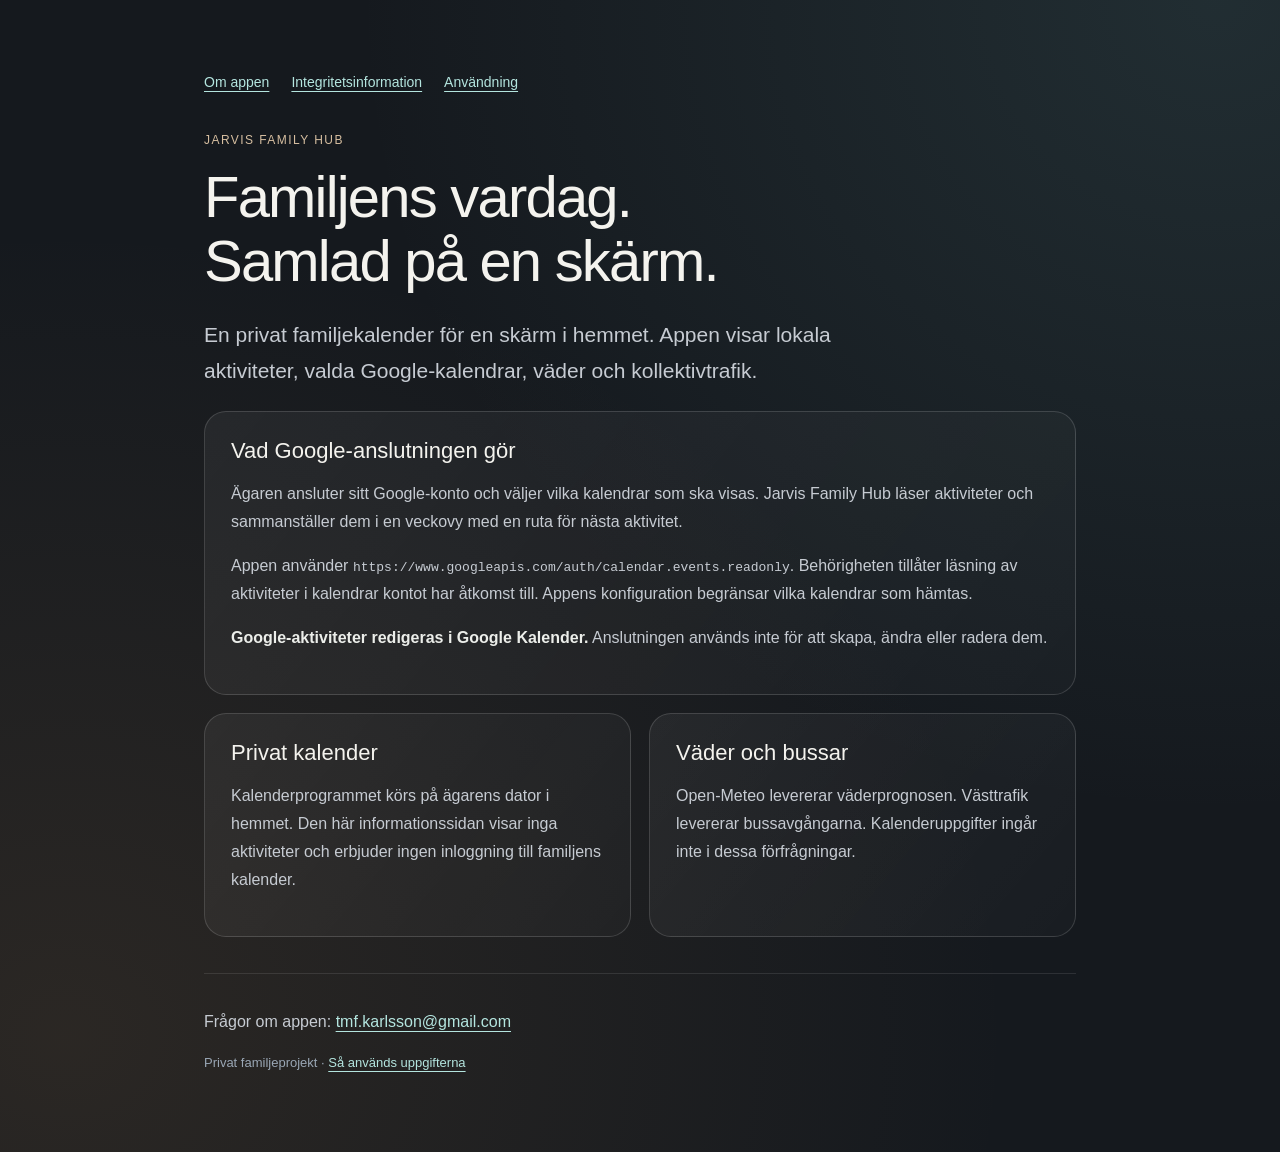
<file: index.html>
<!doctype html><html lang="sv"><head><meta charset="utf-8"><meta name="viewport" content="width=device-width,initial-scale=1"><meta name="referrer" content="no-referrer"><title>Jarvis Family Hub · Information</title><link rel="stylesheet" href="style.css"></head><body><main>

<nav aria-label="Sidnavigering"><a href="index.html">Om appen</a><a href="privacy.html">Integritetsinformation</a><a href="terms.html">Användning</a></nav>
<p class="label">Jarvis Family Hub</p><h1>Familjens vardag.<br>Samlad på en skärm.</h1>
<p class="lead">En privat familjekalender för en skärm i hemmet. Appen visar lokala aktiviteter, valda Google-kalendrar, väder och kollektivtrafik.</p>
<section class="panel"><h2>Vad Google-anslutningen gör</h2><p>Ägaren ansluter sitt Google-konto och väljer vilka kalendrar som ska visas. Jarvis Family Hub läser aktiviteter och sammanställer dem i en veckovy med en ruta för nästa aktivitet.</p><p>Appen använder <code>https://www.googleapis.com/auth/calendar.events.readonly</code>. Behörigheten tillåter läsning av aktiviteter i kalendrar kontot har åtkomst till. Appens konfiguration begränsar vilka kalendrar som hämtas.</p><p><strong>Google-aktiviteter redigeras i Google Kalender.</strong> Anslutningen används inte för att skapa, ändra eller radera dem.</p></section>
<div class="grid"><section class="panel"><h2>Privat kalender</h2><p>Kalenderprogrammet körs på ägarens dator i hemmet. Den här informationssidan visar inga aktiviteter och erbjuder ingen inloggning till familjens kalender.</p></section><section class="panel"><h2>Väder och bussar</h2><p>Open-Meteo levererar väderprognosen. Västtrafik levererar bussavgångarna. Kalenderuppgifter ingår inte i dessa förfrågningar.</p></section></div>
<footer><p>Frågor om appen: <a href="mailto:tmf.karlsson@gmail.com">tmf.karlsson@gmail.com</a></p><p class="small">Privat familjeprojekt · <a href="privacy.html">Så används uppgifterna</a></p></footer>
</main></body></html>
</file>
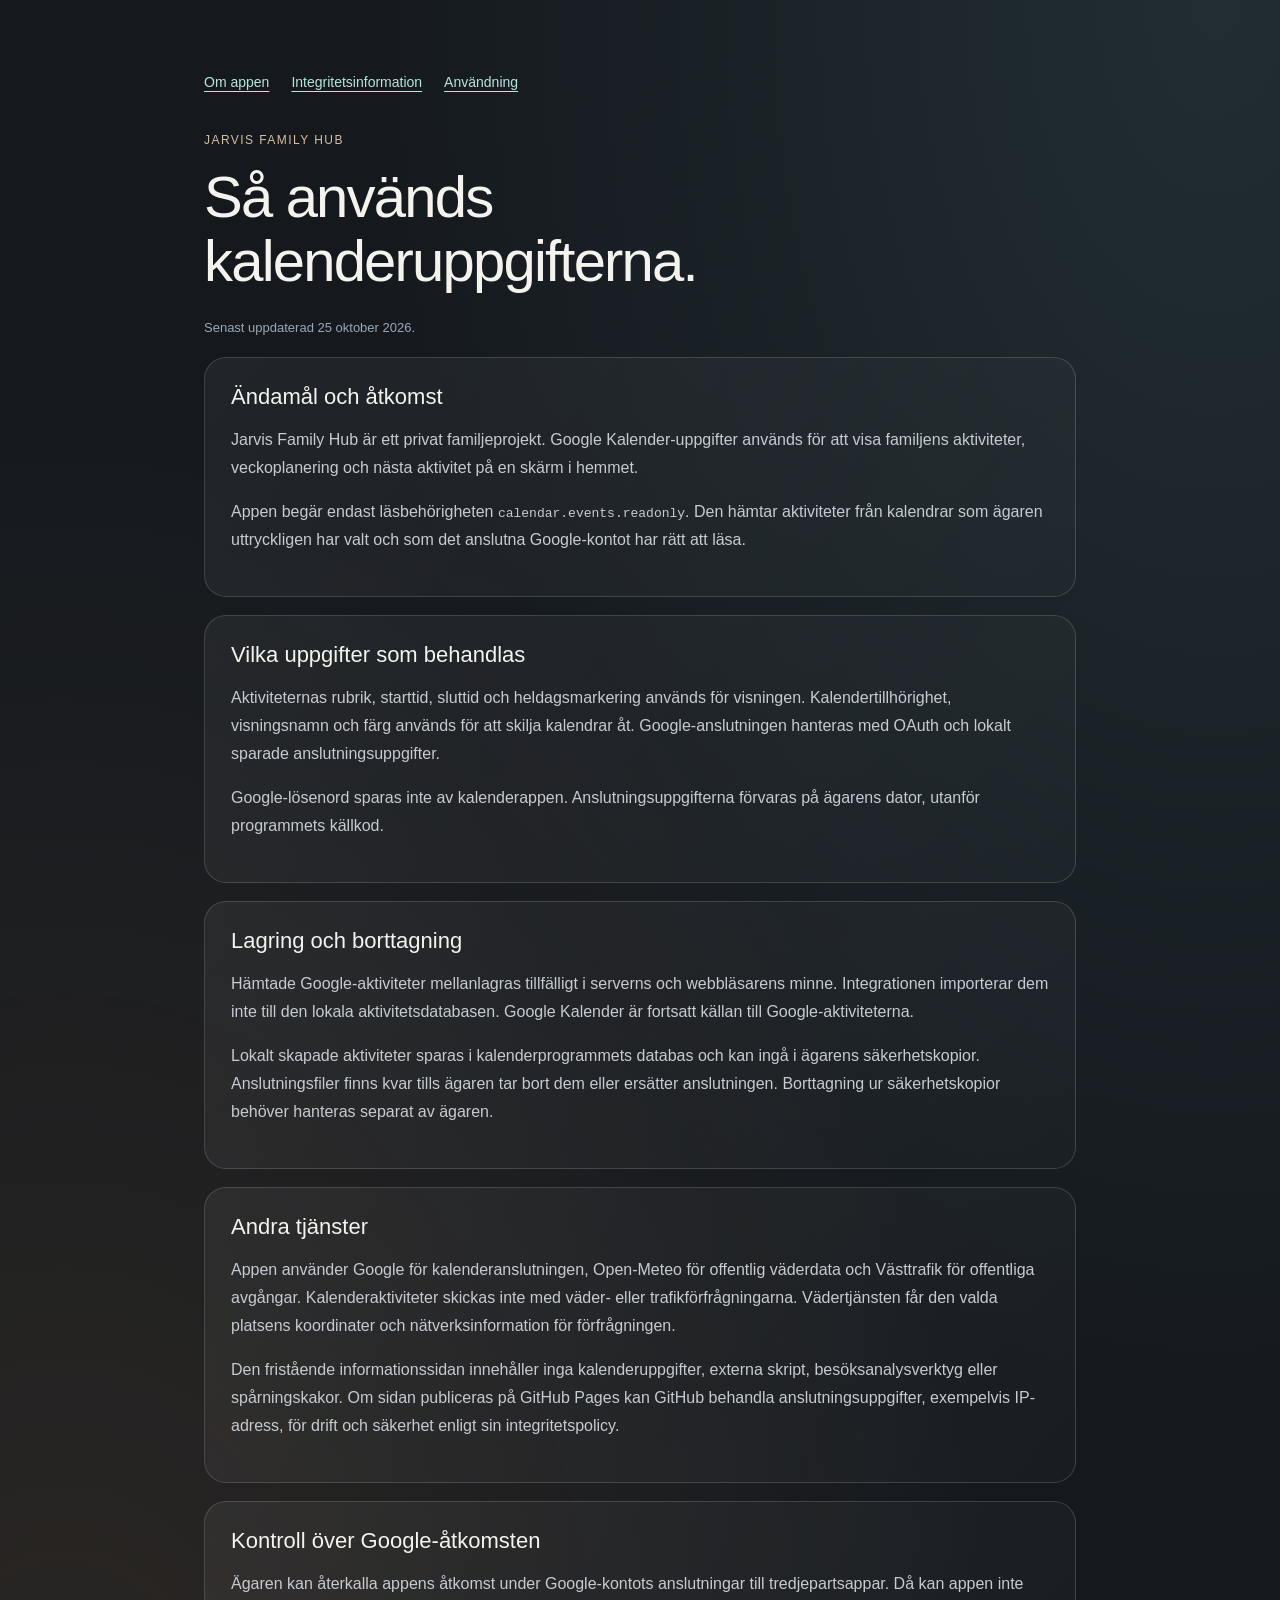
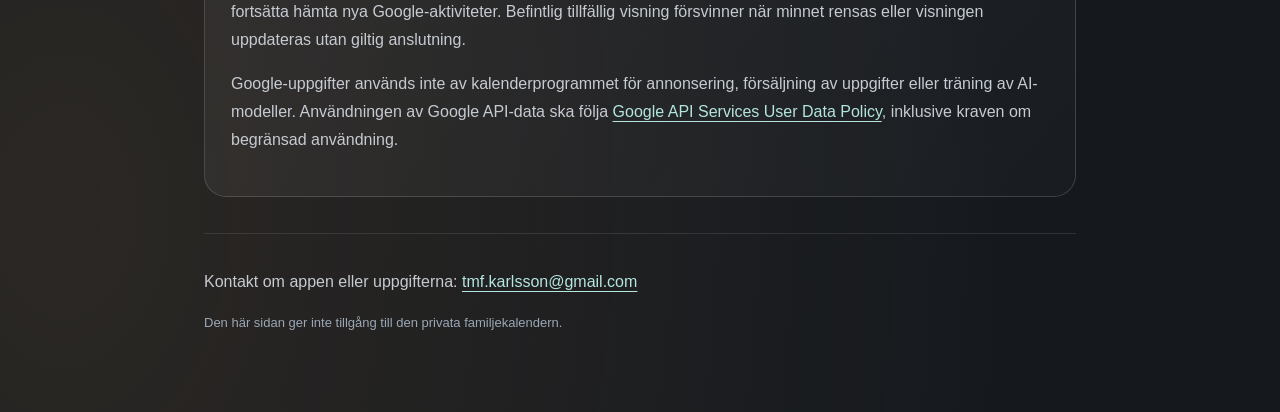
<file: privacy.html>
<!doctype html><html lang="sv"><head><meta charset="utf-8"><meta name="viewport" content="width=device-width,initial-scale=1"><meta name="referrer" content="no-referrer"><title>Integritetsinformation · Jarvis Family Hub</title><link rel="stylesheet" href="style.css"></head><body><main>
<nav aria-label="Sidnavigering"><a href="index.html">Om appen</a><a href="privacy.html">Integritetsinformation</a><a href="terms.html">Användning</a></nav>
<p class="label">Jarvis Family Hub</p><h1>Så används<br>kalenderuppgifterna.</h1><p class="small">Senast uppdaterad 25 oktober 2026.</p>
<section class="panel"><h2>Ändamål och åtkomst</h2><p>Jarvis Family Hub är ett privat familjeprojekt. Google Kalender-uppgifter används för att visa familjens aktiviteter, veckoplanering och nästa aktivitet på en skärm i hemmet.</p><p>Appen begär endast läsbehörigheten <code>calendar.events.readonly</code>. Den hämtar aktiviteter från kalendrar som ägaren uttryckligen har valt och som det anslutna Google-kontot har rätt att läsa.</p></section>
<section class="panel"><h2>Vilka uppgifter som behandlas</h2><p>Aktiviteternas rubrik, starttid, sluttid och heldagsmarkering används för visningen. Kalendertillhörighet, visningsnamn och färg används för att skilja kalendrar åt. Google-anslutningen hanteras med OAuth och lokalt sparade anslutningsuppgifter.</p><p>Google-lösenord sparas inte av kalenderappen. Anslutningsuppgifterna förvaras på ägarens dator, utanför programmets källkod.</p></section>
<section class="panel"><h2>Lagring och borttagning</h2><p>Hämtade Google-aktiviteter mellanlagras tillfälligt i serverns och webbläsarens minne. Integrationen importerar dem inte till den lokala aktivitetsdatabasen. Google Kalender är fortsatt källan till Google-aktiviteterna.</p><p>Lokalt skapade aktiviteter sparas i kalenderprogrammets databas och kan ingå i ägarens säkerhetskopior. Anslutningsfiler finns kvar tills ägaren tar bort dem eller ersätter anslutningen. Borttagning ur säkerhetskopior behöver hanteras separat av ägaren.</p></section>
<section class="panel"><h2>Andra tjänster</h2><p>Appen använder Google för kalenderanslutningen, Open-Meteo för offentlig väderdata och Västtrafik för offentliga avgångar. Kalenderaktiviteter skickas inte med väder- eller trafikförfrågningarna. Vädertjänsten får den valda platsens koordinater och nätverksinformation för förfrågningen.</p><p>Den fristående informationssidan innehåller inga kalenderuppgifter, externa skript, besöksanalysverktyg eller spårningskakor. Om sidan publiceras på GitHub Pages kan GitHub behandla anslutningsuppgifter, exempelvis IP-adress, för drift och säkerhet enligt sin integritetspolicy.</p></section>
<section class="panel"><h2>Kontroll över Google-åtkomsten</h2><p>Ägaren kan återkalla appens åtkomst under Google-kontots anslutningar till tredjepartsappar. Då kan appen inte fortsätta hämta nya Google-aktiviteter. Befintlig tillfällig visning försvinner när minnet rensas eller visningen uppdateras utan giltig anslutning.</p><p>Google-uppgifter används inte av kalenderprogrammet för annonsering, försäljning av uppgifter eller träning av AI-modeller. Användningen av Google API-data ska följa <a href="https://developers.google.com/terms/api-services-user-data-policy" rel="noreferrer">Google API Services User Data Policy</a>, inklusive kraven om begränsad användning.</p></section>
<footer><p>Kontakt om appen eller uppgifterna: <a href="mailto:tmf.karlsson@gmail.com">tmf.karlsson@gmail.com</a></p><p class="small">Den här sidan ger inte tillgång till den privata familjekalendern.</p></footer>
</main></body></html>
</file>
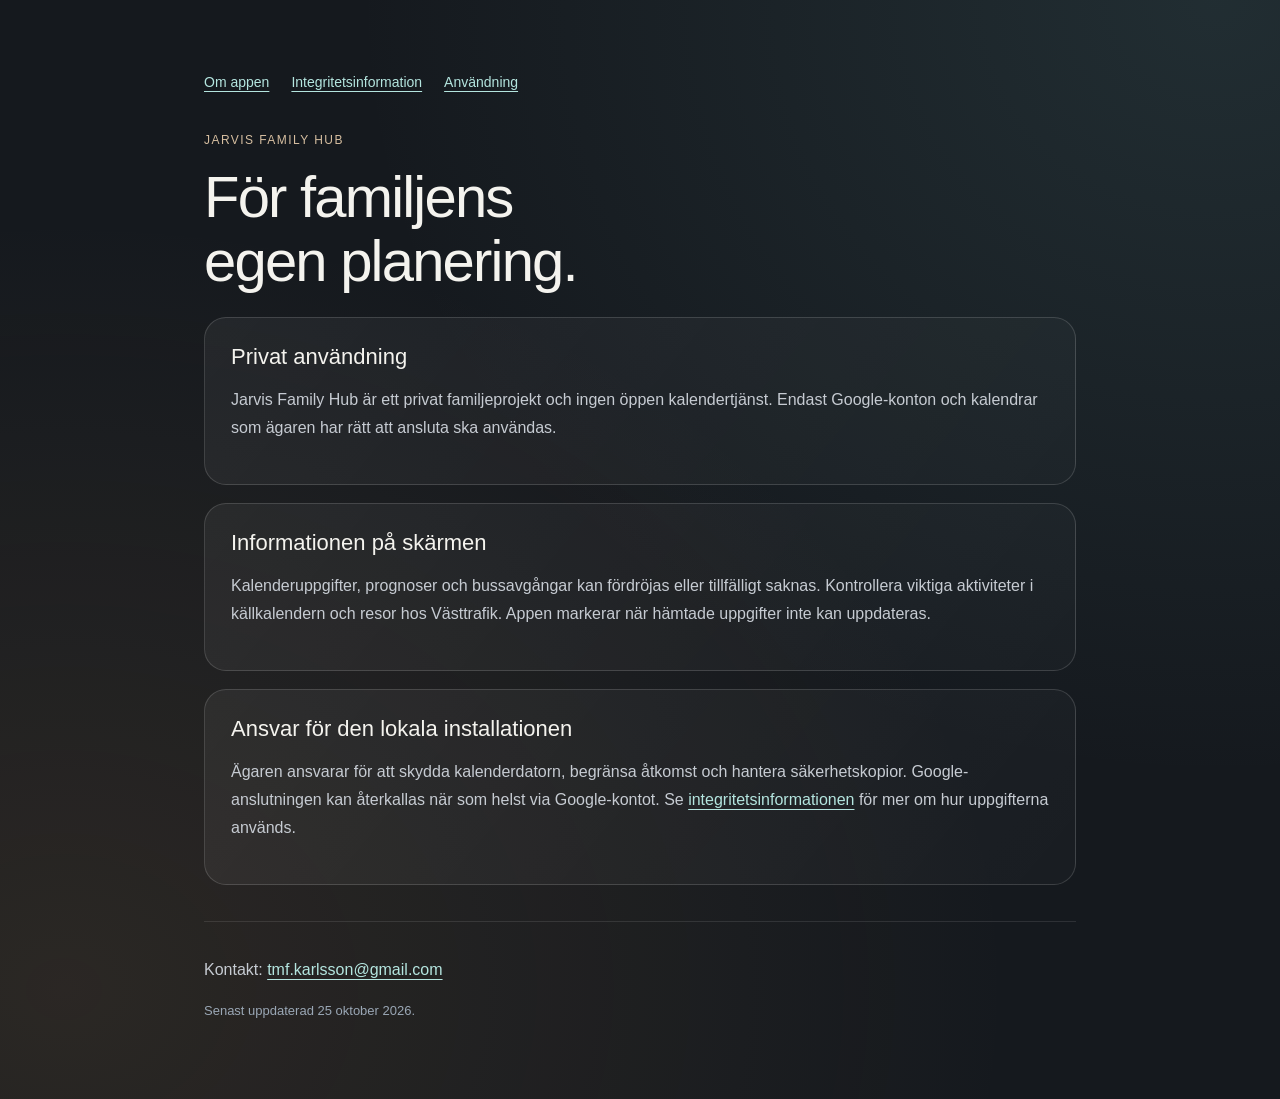
<file: terms.html>
<!doctype html><html lang="sv"><head><meta charset="utf-8"><meta name="viewport" content="width=device-width,initial-scale=1"><meta name="referrer" content="no-referrer"><title>Användning · Jarvis Family Hub</title><link rel="stylesheet" href="style.css"></head><body><main>
<nav aria-label="Sidnavigering"><a href="index.html">Om appen</a><a href="privacy.html">Integritetsinformation</a><a href="terms.html">Användning</a></nav><p class="label">Jarvis Family Hub</p><h1>För familjens<br>egen planering.</h1>
<section class="panel"><h2>Privat användning</h2><p>Jarvis Family Hub är ett privat familjeprojekt och ingen öppen kalendertjänst. Endast Google-konton och kalendrar som ägaren har rätt att ansluta ska användas.</p></section>
<section class="panel"><h2>Informationen på skärmen</h2><p>Kalenderuppgifter, prognoser och bussavgångar kan fördröjas eller tillfälligt saknas. Kontrollera viktiga aktiviteter i källkalendern och resor hos Västtrafik. Appen markerar när hämtade uppgifter inte kan uppdateras.</p></section>
<section class="panel"><h2>Ansvar för den lokala installationen</h2><p>Ägaren ansvarar för att skydda kalenderdatorn, begränsa åtkomst och hantera säkerhetskopior. Google-anslutningen kan återkallas när som helst via Google-kontot. Se <a href="privacy.html">integritetsinformationen</a> för mer om hur uppgifterna används.</p></section>
<footer><p>Kontakt: <a href="mailto:tmf.karlsson@gmail.com">tmf.karlsson@gmail.com</a></p><p class="small">Senast uppdaterad 25 oktober 2026.</p></footer></main></body></html>
</file>
<file: style.css>
:root{color-scheme:dark;font-family:"Segoe UI",Arial,sans-serif;color:#f4f3ee;background:#15191e}*{box-sizing:border-box}body{margin:0;min-height:100vh;background:radial-gradient(ellipse at 5% 90%,#ad7c4825,transparent 55%),radial-gradient(ellipse at 95% 0%,#659fa327,transparent 50%)}main{max-width:920px;padding:48px 24px 64px;margin:auto}nav{display:flex;gap:22px;flex-wrap:wrap;margin:26px 0 40px}a{color:#b4e5df;text-underline-offset:4px}nav a{font-size:14px}.label{font-size:12px;letter-spacing:.12em;color:#d6bea0;text-transform:uppercase}h1{font-size:clamp(34px,6vw,58px);line-height:1.1;letter-spacing:-1.8px;font-weight:500;margin:14px 0 24px}h2{font-size:22px;font-weight:500;margin:0 0 12px}p,li{font-size:16px;line-height:1.75;color:#c6cbd2}strong{color:#eceeea;font-weight:600}.lead{font-size:21px;max-width:720px}.panel{border:1px solid #ffffff26;background:linear-gradient(130deg,#ffffff0e,#ffffff05);border-radius:22px;padding:26px;margin:18px 0}.grid{display:grid;grid-template-columns:1fr 1fr;gap:18px}.grid .panel{margin:0}.draft{border-left:3px solid #d5b784;padding:10px 16px;background:#d5b7840c;font-size:13px;color:#decfb9}.small{font-size:13px;color:#9aa7b5}code{font-size:13px;overflow-wrap:anywhere}footer{border-top:1px solid #ffffff1a;margin-top:36px;padding-top:18px}@media(max-width:600px){.grid{grid-template-columns:1fr}main{padding-top:28px}.panel{padding:20px}}
</file>
